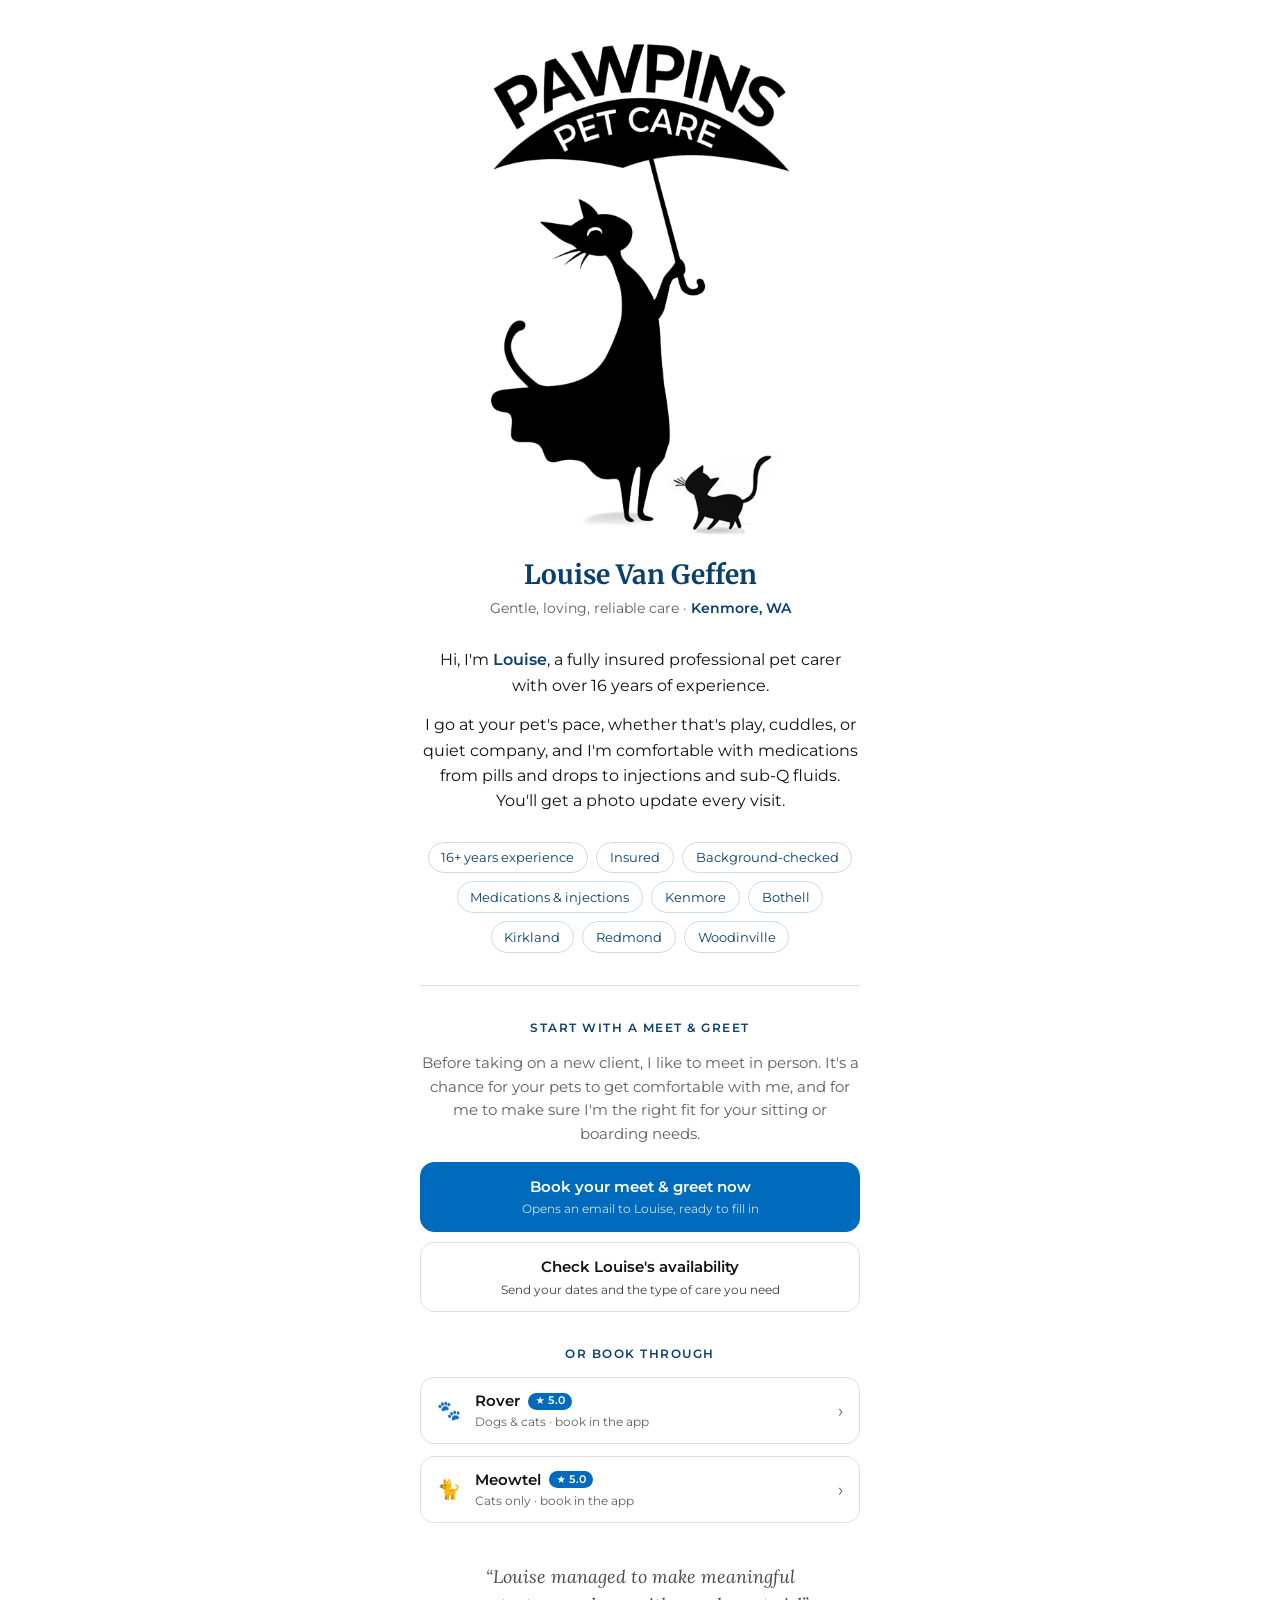
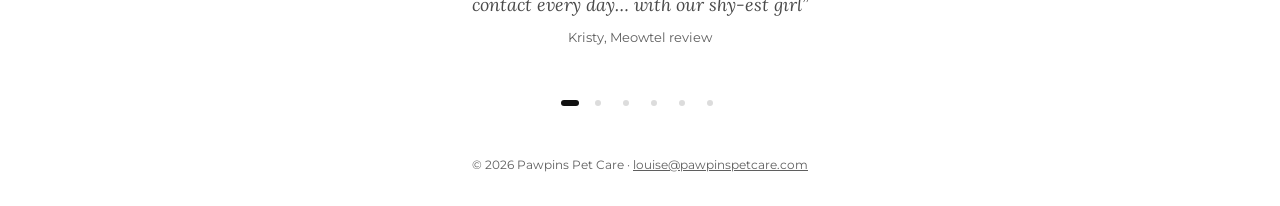
<file: index.html>
<!DOCTYPE html>
<html lang="en">
<head>
  <meta charset="UTF-8">
  <meta name="viewport" content="width=device-width, initial-scale=1">
  <title>Pawpins Pet Care · Cat &amp; Pet Sitting in Kenmore, WA</title>
  <meta name="description" content="Gentle, loving, reliable pet care from Louise in Kenmore, Bothell, Kirkland, Redmond and Woodinville. Book through Rover, Meowtel, or contact Louise directly.">
  <link rel="canonical" href="https://www.pawpinspetcare.com/">
  <meta name="theme-color" content="#ffffff">

  <meta property="og:type" content="website">
  <meta property="og:title" content="Pawpins Pet Care">
  <meta property="og:description" content="Gentle, loving, reliable pet care in Kenmore, WA.">
  <meta property="og:url" content="https://www.pawpinspetcare.com/">
  <meta property="og:image" content="https://www.pawpinspetcare.com/icon.png">

  <link rel="icon" href="favicon.ico?v=kitten" sizes="any">
  <!-- White kitten for dark browser tabs, black kitten for light ones -->
  <link rel="icon" href="favicon-kitten-white.png" type="image/png" sizes="64x64" media="(prefers-color-scheme: dark)">
  <link rel="icon" href="favicon-kitten-black.png" type="image/png" sizes="64x64" media="(prefers-color-scheme: light)">
  <link rel="apple-touch-icon" href="apple-touch-icon.png">
  <link rel="preconnect" href="https://fonts.googleapis.com">
  <link rel="preconnect" href="https://fonts.gstatic.com" crossorigin>
  <link href="https://fonts.googleapis.com/css2?family=Lora:ital,wght@1,400&family=Merriweather:wght@400;700&family=Montserrat:wght@400;500;600&display=swap" rel="stylesheet">

  <script type="application/ld+json">
  {
    "@context": "https://schema.org",
    "@type": "LocalBusiness",
    "name": "Pawpins Pet Care",
    "founder": { "@type": "Person", "name": "Louise Van Geffen" },
    "url": "https://www.pawpinspetcare.com/",
    "logo": "https://www.pawpinspetcare.com/icon.png",
    "email": "louise@pawpinspetcare.com",
    "description": "Insured, in-home cat and pet sitting with over 16 years of professional experience.",
    "address": { "@type": "PostalAddress", "addressLocality": "Kenmore", "addressRegion": "WA", "postalCode": "98028", "addressCountry": "US" },
    "areaServed": ["Kenmore", "Bothell", "Kirkland", "Redmond", "Woodinville"],
    "sameAs": [
      "https://www.rover.com/members/louise-v-let-me-take-care-of-your-fur-baby/",
      "https://meowtel.com/cat-sitters/WA/kenmore/gentle-loving-and-reliable-cat-care"
    ]
  }
  </script>

  <link rel="stylesheet" href="style.css?v=20261124k">
</head>
<body>
  <main>
    <header>
      <h1 class="visually-hidden">Pawpins Pet Care</h1>
      <img class="logo logo-grow" src="logo.png" width="881" height="1422"
           alt="Pawpins Pet Care logo: a cat holding an umbrella, with a kitten">
      <p class="name">Louise Van Geffen</p>
      <p class="tagline">Gentle, loving, reliable care · <strong>Kenmore, WA</strong></p>
    </header>

    <div class="blurb">
      <p>
        Hi, I'm <strong>Louise</strong>, a fully insured professional pet carer with
        over 16 years of experience.
      </p>
      <p>
        I go at your pet's pace, whether that's play, cuddles, or quiet company,
        and I'm comfortable with medications from pills and drops to injections
        and sub-Q fluids. You'll get a photo update every visit.
      </p>
    </div>

    <ul class="facts" aria-label="Highlights and service area">
      <li>16+ years experience</li>
      <li>Insured</li>
      <li>Background-checked</li>
      <li>Medications &amp; injections</li>
      <li>Kenmore</li>
      <li>Bothell</li>
      <li>Kirkland</li>
      <li>Redmond</li>
      <li>Woodinville</li>
    </ul>

    <hr class="divider">

    <section class="cta" aria-labelledby="start">
      <h2 id="start">Start with a meet &amp; greet</h2>
      <p class="cta-note">
        Before taking on a new client, I like to meet in person. It's a chance
        for your pets to get comfortable with me, and for me to make sure I'm
        the right fit for your sitting or boarding needs.
      </p>
      <div class="cta-buttons">
        <a class="cta-btn primary" data-mail="meet"
           href="mailto:louise@pawpinspetcare.com?subject=Meet%20%26%20greet%20request">
          Book your meet &amp; greet now
          <small>Opens an email to Louise, ready to fill in</small>
        </a>
        <a class="cta-btn secondary" data-mail="availability"
           href="mailto:louise@pawpinspetcare.com?subject=Checking%20your%20availability">
          Check Louise's availability
          <small>Send your dates and the type of care you need</small>
        </a>
      </div>
    </section>

    <section aria-labelledby="book">
      <h2 id="book">Or book through</h2>
      <div class="links">
        <a class="btn rover" href="https://www.rover.com/members/louise-v-let-me-take-care-of-your-fur-baby/" target="_blank" rel="noopener">
          <span class="icon" aria-hidden="true">🐾</span>
          <span><span class="label">Rover <span class="badge" title="5-star rating">★ 5.0</span></span><span class="sub">Dogs &amp; cats · book in the app</span></span>
          <span class="arrow" aria-hidden="true">›</span>
        </a>
        <a class="btn meowtel" href="https://meowtel.com/cat-sitters/WA/kenmore/gentle-loving-and-reliable-cat-care" target="_blank" rel="noopener">
          <span class="icon" aria-hidden="true">🐈</span>
          <span><span class="label">Meowtel <span class="badge" title="5-star rating">★ 5.0</span></span><span class="sub">Cats only · book in the app</span></span>
          <span class="arrow" aria-hidden="true">›</span>
        </a>
        <!-- To add a text/call button, copy a block above and use href="sms:+1XXXXXXXXXX" or "tel:+1XXXXXXXXXX" -->
      </div>
    </section>

    <section class="reviews" data-reviews aria-label="Client reviews">
      <figure class="review is-active"><blockquote>“Louise is a great sitter! I trust her completely with my cats!”</blockquote><figcaption>Jessica, Meowtel review</figcaption></figure>
    </section>

    <footer>
      © <span id="y">2026</span> Pawpins Pet Care ·
      <a href="mailto:louise@pawpinspetcare.com" style="color: inherit">louise@pawpinspetcare.com</a>
    </footer>
  </main>
  <script src="mail.js?v=20261124k"></script>
  <script src="reviews.js?v=20261124k"></script>
  <script>
    // Desktop only: the logo starts large and shrinks to its normal size over the first part of the scroll.
    (function () {
      var logo = document.querySelector(".logo-grow");
      if (!logo) return;
      var desktop = window.matchMedia("(min-width: 768px) and (hover: hover) and (pointer: fine)");
      var SMALL = 160, RANGE = 320; // px wide when shrunk, px of scroll to get there
      var RATIO = 1422 / 881;       // logo height / width
      var queued = false;
      function update() {
        queued = false;
        if (!desktop.matches) { logo.style.removeProperty("--logo-w"); return; }
        // Start up to 320px wide, but never taller than ~55% of the window, so the name stays above the fold
        var BIG = Math.max(SMALL, Math.min(320, window.innerHeight * 0.55 / RATIO));
        var p = Math.min(1, Math.max(0, window.scrollY / RANGE));
        var eased = 1 - Math.pow(1 - p, 2); // ease-out: shrinks quickly at first, settles gently
        logo.style.setProperty("--logo-w", (BIG - (BIG - SMALL) * eased).toFixed(1) + "px");
      }
      function queue() { if (!queued) { queued = true; requestAnimationFrame(update); } }
      window.addEventListener("scroll", queue, { passive: true });
      window.addEventListener("resize", queue);
      if (desktop.addEventListener) desktop.addEventListener("change", queue);
      update();
    })();
  </script>
  <script>document.getElementById('y').textContent = new Date().getFullYear();</script>
</body>
</html>
</file>
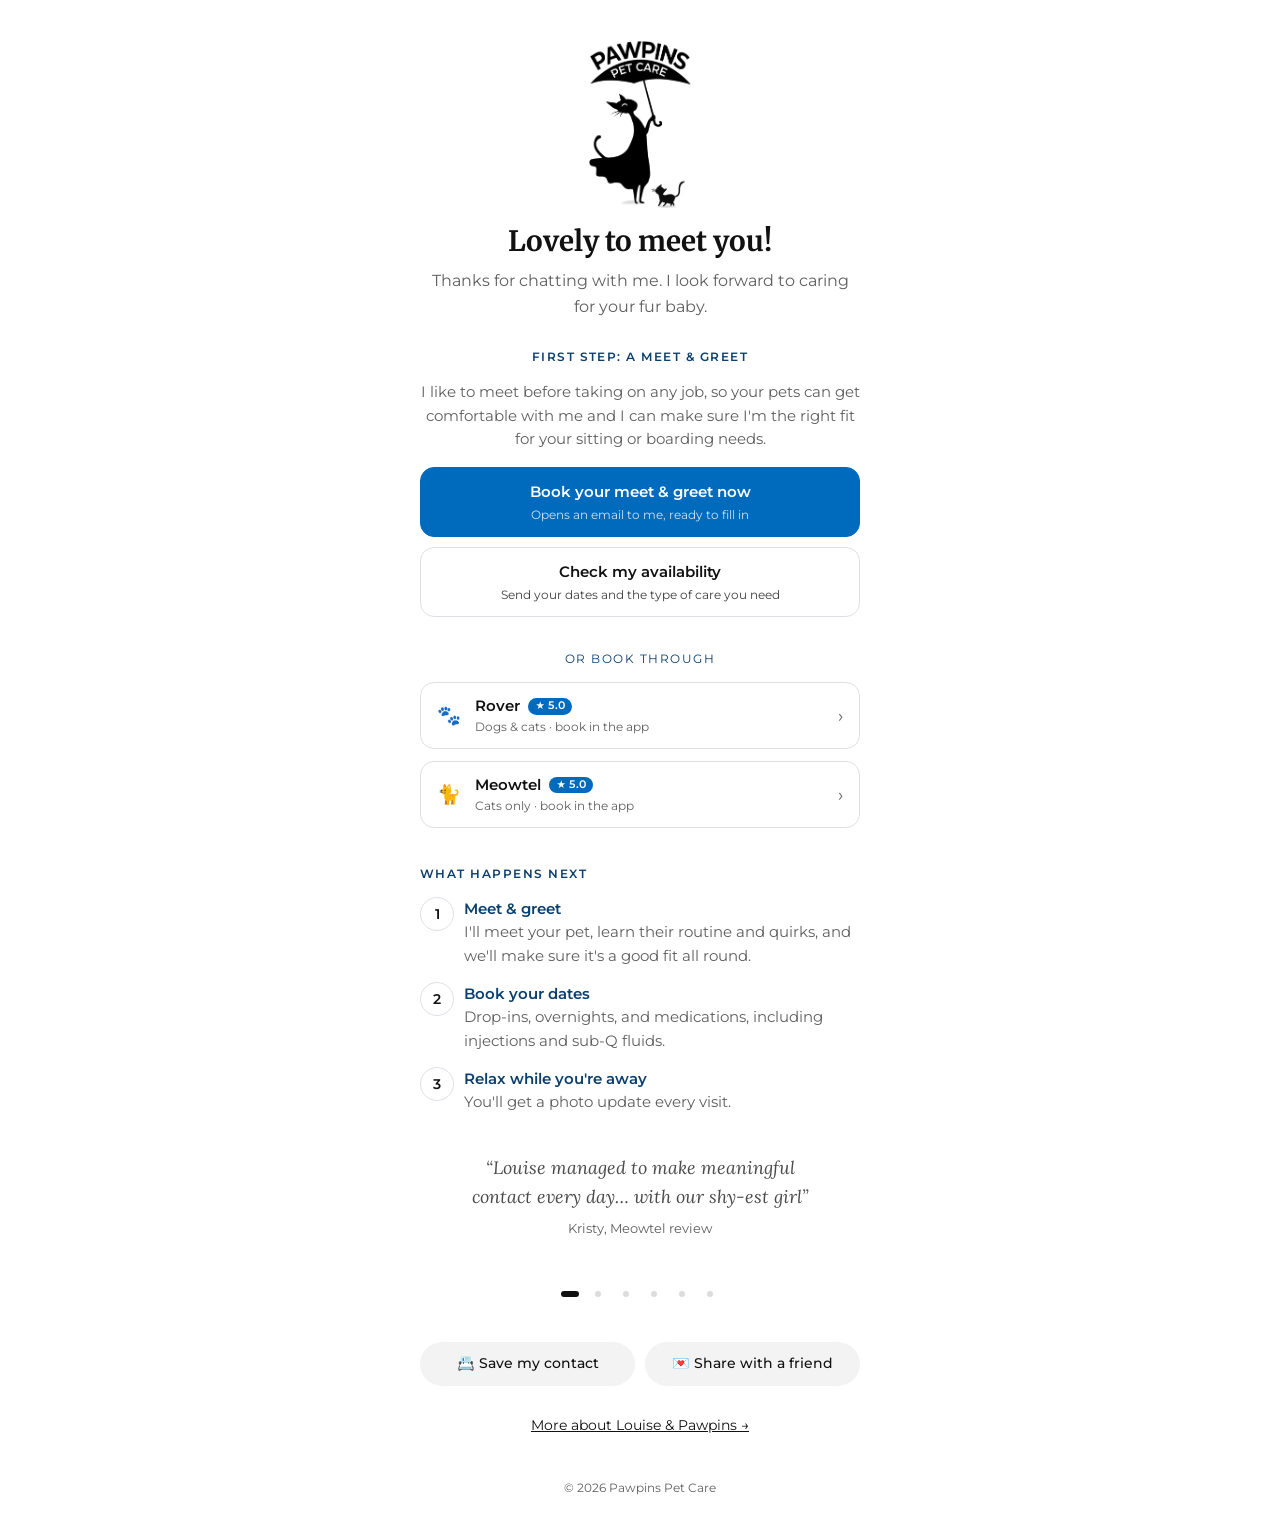
<file: hi/index.html>
<!DOCTYPE html>
<html lang="en">
<head>
  <meta charset="UTF-8">
  <meta name="viewport" content="width=device-width, initial-scale=1">
  <title>Lovely to meet you · Pawpins Pet Care</title>
  <!-- Landing page for the QR code on Louise's business card. Kept out of search results. -->
  <meta name="robots" content="noindex">
  <link rel="canonical" href="https://www.pawpinspetcare.com/">
  <meta name="theme-color" content="#ffffff">
  <link rel="icon" href="../favicon.ico?v=kitten" sizes="any">
  <!-- White kitten for dark browser tabs, black kitten for light ones -->
  <link rel="icon" href="../favicon-kitten-white.png" type="image/png" sizes="64x64" media="(prefers-color-scheme: dark)">
  <link rel="icon" href="../favicon-kitten-black.png" type="image/png" sizes="64x64" media="(prefers-color-scheme: light)">
  <link rel="apple-touch-icon" href="../apple-touch-icon.png">
  <link rel="preconnect" href="https://fonts.googleapis.com">
  <link rel="preconnect" href="https://fonts.gstatic.com" crossorigin>
  <link href="https://fonts.googleapis.com/css2?family=Lora:ital,wght@1,400&family=Merriweather:wght@400;700&family=Montserrat:wght@400;500;600&display=swap" rel="stylesheet">
  <link rel="stylesheet" href="../style.css?v=20261124k">
</head>
<body class="welcome">
  <main>
    <header>
      <img class="logo" src="../logo.png" width="881" height="1422"
           alt="Pawpins Pet Care logo: a cat holding an umbrella, with a kitten">
      <h1 class="hello">Lovely to meet you!</h1>
      <p class="lede">
        Thanks for chatting with me. I look forward to caring for your fur baby.
      </p>
    </header>

    <section class="cta" aria-labelledby="start">
      <h2 id="start">First step: a meet &amp; greet</h2>
      <p class="cta-note">
        I like to meet before taking on any job, so your pets can get
        comfortable with me and I can make sure I'm the right fit for your
        sitting or boarding needs.
      </p>
      <div class="cta-buttons">
        <a class="cta-btn primary" data-mail="meet" data-intro="We met recently and I picked up your card!"
           href="mailto:louise@pawpinspetcare.com?subject=Meet%20%26%20greet%20request">
          Book your meet &amp; greet now
          <small>Opens an email to me, ready to fill in</small>
        </a>
        <a class="cta-btn secondary" data-mail="availability" data-intro="We met recently and I picked up your card!"
           href="mailto:louise@pawpinspetcare.com?subject=Checking%20your%20availability">
          Check my availability
          <small>Send your dates and the type of care you need</small>
        </a>
      </div>
    </section>

    <section aria-labelledby="book">
      <p class="or" id="book">Or book through</p>
      <div class="links">
        <a class="btn" href="https://www.rover.com/members/louise-v-let-me-take-care-of-your-fur-baby/" target="_blank" rel="noopener">
          <span class="icon" aria-hidden="true">🐾</span>
          <span><span class="label">Rover <span class="badge" title="5-star rating">★ 5.0</span></span><span class="sub">Dogs &amp; cats · book in the app</span></span>
          <span class="arrow" aria-hidden="true">›</span>
        </a>
        <a class="btn" href="https://meowtel.com/cat-sitters/WA/kenmore/gentle-loving-and-reliable-cat-care" target="_blank" rel="noopener">
          <span class="icon" aria-hidden="true">🐈</span>
          <span><span class="label">Meowtel <span class="badge" title="5-star rating">★ 5.0</span></span><span class="sub">Cats only · book in the app</span></span>
          <span class="arrow" aria-hidden="true">›</span>
        </a>
      </div>
    </section>

    <section class="next" aria-labelledby="next">
      <h2 id="next">What happens next</h2>
      <ol class="steps">
        <li><div><strong>Meet &amp; greet</strong><span>I'll meet your pet, learn their routine and quirks, and we'll make sure it's a good fit all round.</span></div></li>
        <li><div><strong>Book your dates</strong><span>Drop-ins, overnights, and medications, including injections and sub-Q fluids.</span></div></li>
        <li><div><strong>Relax while you're away</strong><span>You'll get a photo update every visit.</span></div></li>
      </ol>
    </section>

    <section class="reviews" data-reviews aria-label="Client reviews">
      <figure class="review is-active"><blockquote>“Louise is a great sitter! I trust her completely with my cats!”</blockquote><figcaption>Jessica, Meowtel review</figcaption></figure>
    </section>

    <div class="extras">
      <a class="chip" href="../louise-van-geffen.vcf" download>📇 Save my contact</a>
      <button class="chip" type="button" id="share">💌 Share with a friend</button>
    </div>

    <a class="more" href="../">More about Louise &amp; Pawpins →</a>

    <footer>© <span id="y">2026</span> Pawpins Pet Care</footer>
  </main>

  <script src="../mail.js?v=20261124k"></script>
  <script src="../reviews.js?v=20261124k"></script>
  <script>
    document.getElementById('y').textContent = new Date().getFullYear();

    // Share the public home page (not this card page) with a friend.
    const shareBtn = document.getElementById('share');
    const shareData = {
      title: 'Pawpins Pet Care',
      text: 'Louise from Pawpins Pet Care is a wonderful pet sitter in Kenmore, WA.',
      url: 'https://www.pawpinspetcare.com/'
    };
    shareBtn.addEventListener('click', async () => {
      if (navigator.share) {
        try { await navigator.share(shareData); } catch (e) { /* user cancelled */ }
      } else {
        try {
          await navigator.clipboard.writeText(shareData.url);
          shareBtn.textContent = '✓ Link copied';
        } catch (e) {
          window.location.href = 'mailto:?subject=' + encodeURIComponent(shareData.title) +
            '&body=' + encodeURIComponent(shareData.text + '\n' + shareData.url);
        }
      }
    });
  </script>
</body>
</html>
</file>
<file: style.css>
:root {
  --bg: #ffffff;
  --card: #ffffff;
  --ink: #111111;
  --muted: #5f5f5f;
  --line: #dcdcdc;
  --stroke: #dde1e6;          /* soft border for buttons and step circles */
  --accent: #006bbd;          /* Pawpins blue (a deeper take on #0084e4) */
  --accent-hover: #005aa0;
  --accent-soft: #f2f8fd;     /* light blue hover tint */
  --accent-deep: #0b3f6e;     /* darker blue for Louise's name and section headers */
  --radius: 14px;
  --serif: "Merriweather", Georgia, serif;
  --sans: "Montserrat", system-ui, -apple-system, "Segoe UI", sans-serif;
}
* { box-sizing: border-box; margin: 0; padding: 0; }
html { -webkit-text-size-adjust: 100%; }
body {
  font-family: var(--sans);
  background: var(--bg);
  color: var(--ink);
  line-height: 1.55;
  min-height: 100vh;
  display: flex;
  justify-content: center;
  padding: 2.5rem 1.25rem 2rem;
}
main { width: 100%; max-width: 440px; text-align: center; }

.logo {
  display: block;
  width: 160px;
  max-width: 45%;
  height: auto;
  margin: 0 auto 1.5rem;
}
.visually-hidden {
  position: absolute; width: 1px; height: 1px; overflow: hidden;
  clip: rect(0 0 0 0); white-space: nowrap;
}
.name {
  font-family: var(--serif);
  font-weight: 700;
  font-size: 1.65rem;
  line-height: 1.2;
  color: var(--accent-deep);
}
.tagline {
  color: var(--muted);
  font-size: .9rem;
  margin-top: .4rem;
}

.blurb {
  margin: 1.75rem 0;
  font-size: 1.02rem;
  text-wrap: pretty;
  display: grid;
  gap: .9rem;          /* space between intro paragraphs */
}
.blurb strong { font-weight: 600; color: var(--accent-deep); }

.facts {
  list-style: none;
  display: flex;
  flex-wrap: wrap;
  justify-content: center;
  gap: .5rem;
  margin-bottom: 2rem;
}
.facts li {
  font-size: .82rem;
  color: var(--accent-deep);
  background: var(--card);
  border: 1px solid #cddcea;   /* pale blue to go with the navy text */
  border-radius: 999px;
  padding: .3rem .8rem;
}

h2 {
  font-size: .78rem;
  text-transform: uppercase;
  letter-spacing: .12em;
  color: var(--accent-deep);
  font-weight: 600;
  margin-bottom: .85rem;
}

.links { display: grid; gap: .75rem; }
.btn {
  display: flex;
  align-items: center;
  gap: .9rem;
  text-align: left;
  text-decoration: none;
  color: var(--ink);
  background: var(--card);
  border: 1.5px solid var(--stroke);
  border-radius: var(--radius);
  padding: .7rem 1rem;
  transition: background .15s ease, color .15s ease;
}
.btn:hover, .btn:focus-visible {
  border-color: var(--accent);
  background: var(--accent-soft);
  outline: none;
}
.btn:focus-visible { box-shadow: 0 0 0 3px #fff, 0 0 0 5px var(--accent); }
.btn .icon { font-size: 1.2rem; line-height: 1; flex: none; }
.btn .label { font-weight: 600; font-size: .95rem; display: block; }
.btn .sub { color: var(--muted); font-size: .76rem; display: block; }
.btn .arrow { margin-left: auto; color: var(--muted); font-size: 1.1rem; }

.quote {
  margin: 2.25rem 0 0;
  font-family: var(--serif);
  font-style: italic;
  color: var(--muted);
  font-size: .98rem;
}
.quote cite { display: block; font-style: normal; font-family: inherit; font-size: .8rem; margin-top: .3rem; }

footer {
  margin-top: 2.5rem;
  font-size: .78rem;
  color: var(--muted);
}

@media (prefers-reduced-motion: reduce) { .btn { transition: none; } }

/* ---- Card welcome page (/hi/) ---- */
.welcome .logo { width: 104px; margin-bottom: 1rem; }
.hello {
  font-family: var(--serif);
  font-weight: 700;
  font-size: 1.75rem;
  line-height: 1.25;
}
.lede { margin: .6rem 0 1.75rem; font-size: 1.02rem; color: var(--muted); text-wrap: pretty; }
.lede strong { color: var(--accent-deep); font-weight: 600; }

.next { margin-top: 2.25rem; text-align: left; }
.steps { list-style: none; counter-reset: step; display: grid; gap: .9rem; }
.steps li { counter-increment: step; display: grid; grid-template-columns: 2rem 1fr; gap: .75rem; align-items: start; font-size: .95rem; }
.steps li::before {
  content: counter(step);
  width: 2rem; height: 2rem; border-radius: 50%;
  border: 1.5px solid var(--stroke);
  display: grid; place-items: center;
  font-weight: 600; font-size: .9rem;
}
.steps strong { display: block; font-weight: 600; color: var(--accent-deep); }
.steps span { color: var(--muted); }

.extras { margin-top: 2.25rem; display: grid; grid-template-columns: 1fr 1fr; gap: .6rem; }
.chip {
  display: flex; align-items: center; justify-content: center; gap: .45rem;
  font: inherit; font-size: .88rem; font-weight: 500;
  color: var(--ink); background: #f3f3f3;
  border: 0; border-radius: 999px;
  padding: .7rem .9rem; text-decoration: none; cursor: pointer;
}
.chip:hover, .chip:focus-visible { background: #e6e6e6; outline: none; }
.chip:focus-visible { box-shadow: 0 0 0 2px var(--ink); }
.more { display: inline-block; margin-top: 1.75rem; color: var(--ink); font-size: .9rem; }

/* ---- Meet & greet call to action ---- */
.cta { margin: 0 0 2rem; }
.cta-note { font-size: .95rem; color: var(--muted); margin: 0 0 1rem; text-wrap: pretty; }
.cta-buttons { display: grid; gap: .6rem; }
.cta-btn {
  display: block;
  text-decoration: none;
  font-weight: 600;
  font-size: .95rem;
  border: 1.5px solid var(--stroke);
  border-radius: var(--radius);
  padding: .75rem 1rem;
  transition: background .15s ease, color .15s ease;
}
.cta-btn small { display: block; font-weight: 400; font-size: .75rem; margin-top: .15rem; opacity: .8; }
.cta-btn.primary { background: var(--accent); border-color: var(--accent); color: #fff; }
.cta-btn.primary:hover, .cta-btn.primary:focus-visible { background: var(--accent-hover); border-color: var(--accent-hover); outline: none; }
.cta-btn.secondary { background: #fff; color: var(--ink); }
.cta-btn.secondary:hover, .cta-btn.secondary:focus-visible { background: var(--accent-soft); border-color: var(--accent); outline: none; }
.cta-btn:focus-visible { box-shadow: 0 0 0 3px #fff, 0 0 0 5px var(--accent); }
.or { font-size: .78rem; text-transform: uppercase; letter-spacing: .12em; color: var(--accent-deep); margin: 0 0 .85rem; }

/* ---- Rating badge on booking buttons ---- */
.btn > span:not(.icon):not(.arrow) { min-width: 0; }
.btn .label { display: flex; align-items: center; gap: .5rem; }
.btn .sub { white-space: nowrap; overflow: hidden; text-overflow: ellipsis; }
.badge {
  display: inline-flex; align-items: center;
  font-size: .66rem; font-weight: 600; letter-spacing: .02em;
  line-height: 1;
  color: #fff; background: var(--accent);
  border-radius: 999px;
  padding: .2rem .45rem;
}


/* ---- Reviews carousel ---- */
.reviews { margin: 2.5rem 0 0; }
.reviews-track { display: grid; }               /* all slides share one cell: height = tallest, no jumping */
.review {
  grid-area: 1 / 1;
  margin: 0;
  opacity: 0;
  transform: translateY(6px);
  transition: opacity .7s ease, transform .7s ease;
  pointer-events: none;
}
.review.is-active { opacity: 1; transform: none; pointer-events: auto; }
.review blockquote {
  font-family: "Lora", Georgia, serif;   /* softer italic than Merriweather */
  font-style: italic;
  font-size: 1.12rem;
  line-height: 1.6;
  color: #4a4a4a;   /* softer than body text */
  text-wrap: balance;
}
.review figcaption { font-size: .8rem; color: var(--muted); margin-top: .5rem; }
.reviews-dots { display: flex; justify-content: center; gap: .25rem; margin-top: .9rem; }
.reviews-dots button {
  width: 24px; height: 24px;               /* comfortable tap target */
  border: 0; padding: 0; background: none; cursor: pointer;
  display: grid; place-items: center;
}
.reviews-dots button::before {
  content: ""; width: 6px; height: 6px; border-radius: 999px;
  background: var(--line);
  transition: width .3s ease, background .3s ease;
}
.reviews-dots button[aria-current="true"]::before { width: 18px; background: var(--ink); }
.reviews-dots button:focus-visible { outline: 2px solid var(--ink); outline-offset: 1px; border-radius: 6px; }
@media (prefers-reduced-motion: reduce) {
  /* Still rotates, but as a plain fade with no movement */
  .review { transform: none; transition: opacity .7s ease; }
  .reviews-dots button::before { transition: none; }
}
.tagline strong { color: var(--accent-deep); font-weight: 600; }

/* ---- Home page logo that shrinks on scroll (desktop only; driven by a small script in index.html) ---- */
@media (min-width: 768px) and (hover: hover) and (pointer: fine) {
  .logo-grow { width: var(--logo-w, 160px); max-width: none; will-change: width; }
}

/* ---- Note shown on /hi/ after arriving from an email link ---- */
.notice {
  font-size: .85rem;
  color: var(--ink);
  background: var(--accent-soft);
  border: 1px solid var(--stroke);
  border-radius: 10px;
  padding: .65rem .9rem;
  margin: 0 0 1.5rem;
  text-wrap: pretty;
}
.notice a { color: var(--accent); font-weight: 600; }

/* ---- Soft cross-fade between pages (browsers that support it) ---- */
@view-transition { navigation: auto; }
::view-transition-old(root), ::view-transition-new(root) { animation-duration: .45s; }

/* ---- Divider above the meet & greet section (home page) ---- */
.divider { border: 0; border-top: 1px solid var(--stroke); margin: 0 0 2rem; }
</file>
